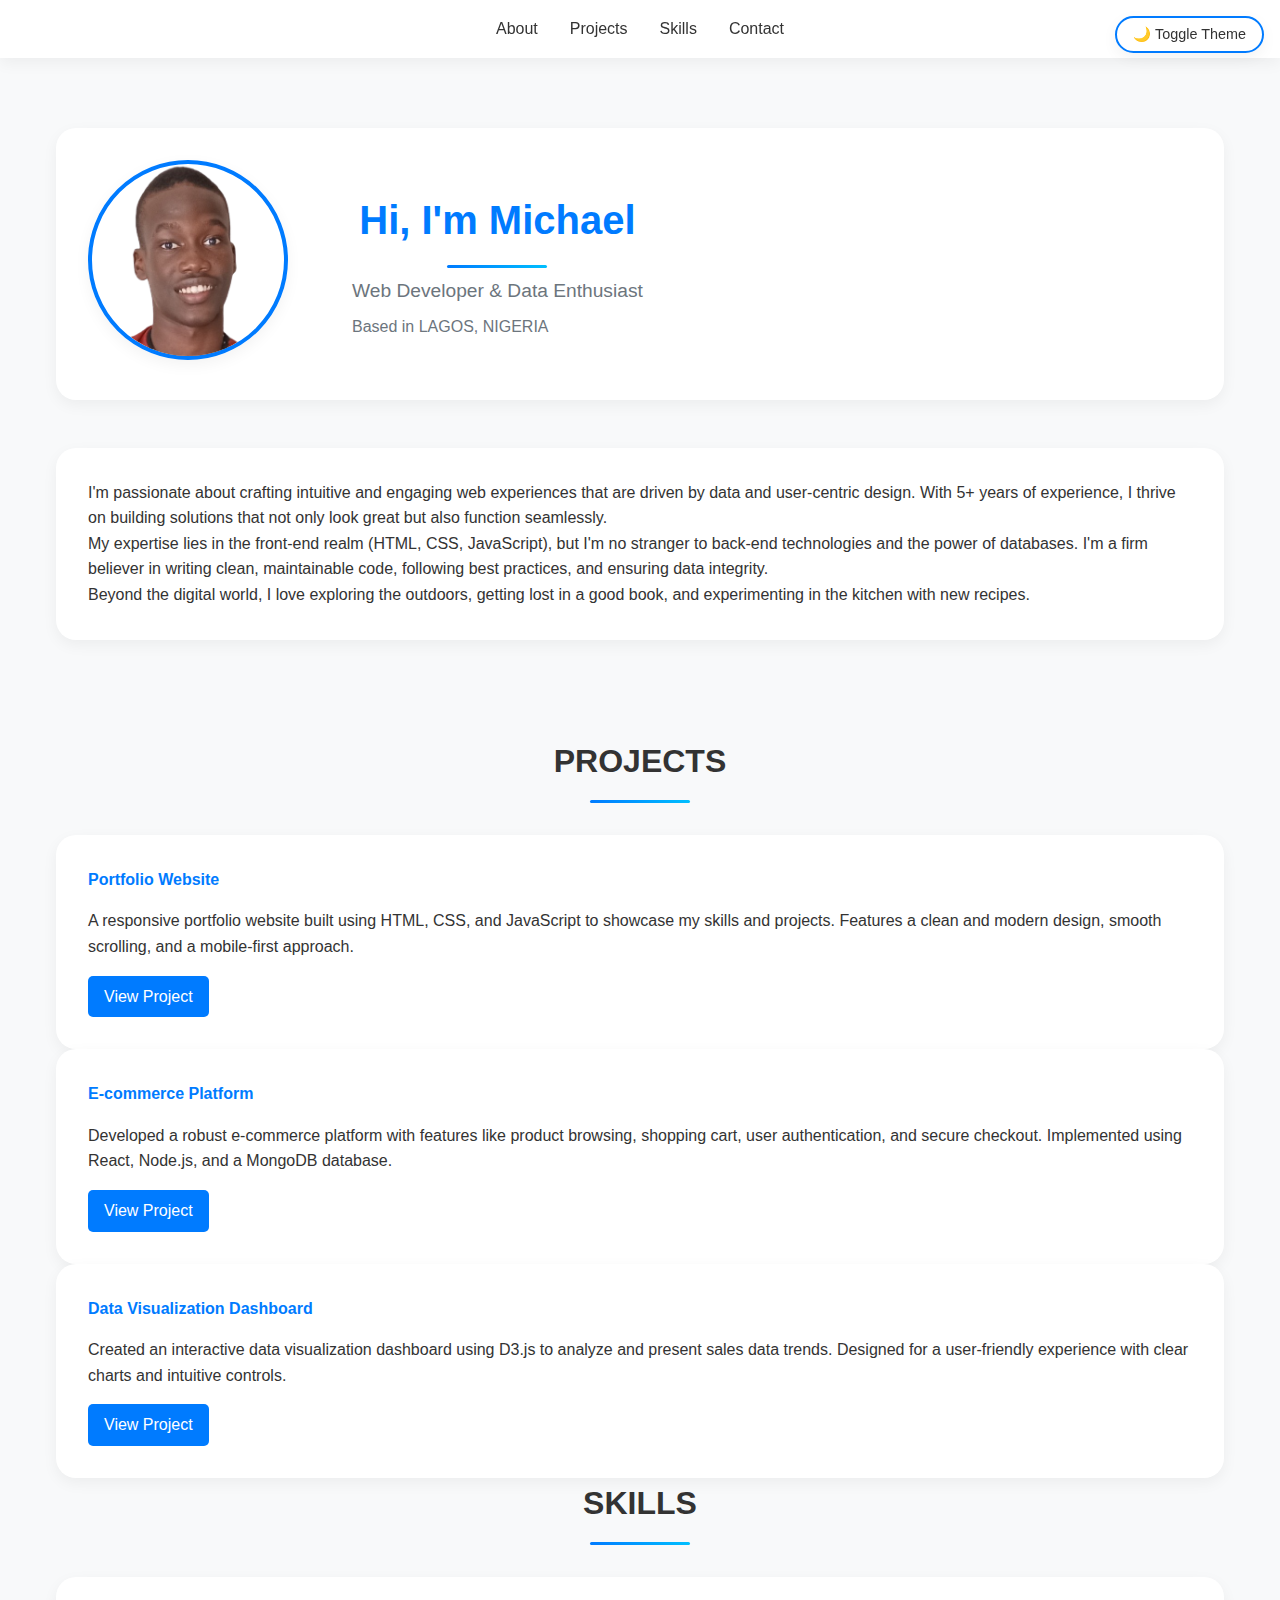
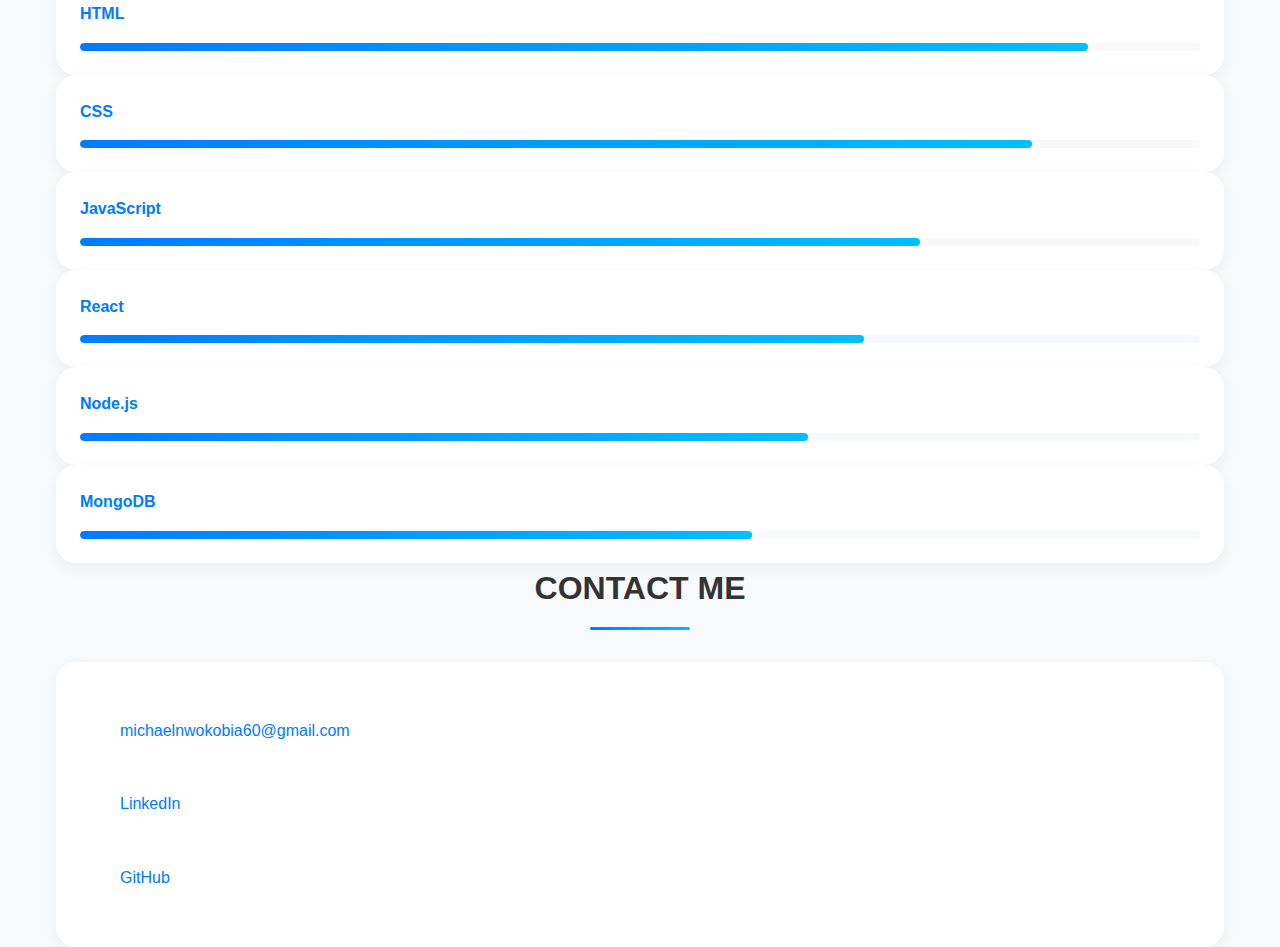
<file: index.html>
<!DOCTYPE html>
<html lang="en">
<head>
    <meta charset="UTF-8">
    <meta name="viewport" content="width=device-width, initial-scale=1.0">
    <title>Michael's Portfolio</title>
    <link rel="stylesheet" href="style.css">

</head>

<body>
    <button class="theme-toggle" onclick="toggleTheme()">🌙 Toggle Theme</button>
    <button class="mobile-nav-toggle" onclick="toggleNav()">☰</button>

    <nav class="navbar" id="navbar">
        <ul>
            <li><a href="#about" onclick="closeNav()">About</a></li>
            <li><a href="#projects" onclick="closeNav()">Projects</a></li>
            <li><a href="#skills" onclick="closeNav()">Skills</a></li>
            <li><a href="#contact" onclick="closeNav()">Contact</a></li>
        </ul>
    </nav>

    <div class="container">
        <div class="about-me" id="about">
            <div class="profile-section">
                <div class="profile-image">
                    <img src="images/20230108_133456-removebg-preview.png" alt="Michael's Profile">
                </div>
                <div class="profile-details">
                    <h3>Hi, I'm Michael</h3>
                    <p class="role">Web Developer & Data Enthusiast</p>
                    <p class="location">Based in LAGOS, NIGERIA</p>
                </div>
            </div>

            <div class="about-me-text">
                <p>I'm passionate about crafting intuitive and engaging web experiences that are driven by data and user-centric design. With 5+ years of experience, I thrive on building solutions that not only look great but also function seamlessly.</p>
                <p>My expertise lies in the front-end realm (HTML, CSS, JavaScript), but I'm no stranger to back-end technologies and the power of databases. I'm a firm believer in writing clean, maintainable code, following best practices, and ensuring data integrity.</p>
                <p>Beyond the digital world, I love exploring the outdoors, getting lost in a good book, and experimenting in the kitchen with new recipes.</p>
            </div>
        </div>

        <div id="projects">
            <h3>PROJECTS</h3>
            <div class="projects-section">
                <div class="project">
                    <h4>Portfolio Website</h4>
                    <p>A responsive portfolio website built using HTML, CSS, and JavaScript to showcase my skills and projects. Features a clean and modern design, smooth scrolling, and a mobile-first approach.</p>
                    <a href="#" class="project-link">View Project</a>
                </div>
                <div class="project">
                    <h4>E-commerce Platform</h4>
                    <p>Developed a robust e-commerce platform with features like product browsing, shopping cart, user authentication, and secure checkout. Implemented using React, Node.js, and a MongoDB database.</p>
                    <a href="#" class="project-link">View Project</a>
                </div>
                <div class="project">
                    <h4>Data Visualization Dashboard</h4>
                    <p>Created an interactive data visualization dashboard using D3.js to analyze and present sales data trends. Designed for a user-friendly experience with clear charts and intuitive controls.</p>
                    <a href="#" class="project-link">View Project</a>
                </div>
            </div>
        </div>

        <div id="skills">
            <h3>SKILLS</h3>
            <div class="skills-section">
                <div class="skill">
                    <h4>HTML</h4>
                    <div class="progress-bar">
                        <div class="progress" style="width: 90%"></div>
                    </div>
                </div>
                <div class="skill">
                    <h4>CSS</h4>
                    <div class="progress-bar">
                        <div class="progress" style="width: 85%"></div>
                    </div>
                </div>
                <div class="skill">
                    <h4>JavaScript</h4>
                    <div class="progress-bar">
                        <div class="progress" style="width: 75%"></div>
                    </div>
                </div>
                <div class="skill">
                    <h4>React</h4>
                    <div class="progress-bar">
                        <div class="progress" style="width: 70%"></div>
                    </div>
                </div>
                <div class="skill">
                    <h4>Node.js</h4>
                    <div class="progress-bar">
                        <div class="progress" style="width: 65%"></div>
                    </div>
                </div>
                <div class="skill">
                    <h4>MongoDB</h4>
                    <div class="progress-bar">
                        <div class="progress" style="width: 60%"></div>
                    </div>
                </div>
            </div>
        </div>

        <div id="contact">
            <h3>CONTACT ME</h3>
            <div class="contact-section">
                <p><a href="mailto:michaelnwokobia60@gmail.com">michaelnwokobia60@gmail.com</a></p>
                <p><a href="https://www.linkedin.com/in/michael-nwokobia-b2a937211/" target="_blank">LinkedIn</a></p>
                <p><a href="https://github.com/michael5565" target="_blank">GitHub</a></p>
            </div>
        </div>
    </div>
    <script>
        // Theme Toggle
        function toggleTheme() {
            const body = document.body;
            const currentTheme = body.getAttribute('data-theme');
            const toggleBtn = document.querySelector('.theme-toggle');
            
            if (currentTheme === 'dark') {
                body.removeAttribute('data-theme');
                toggleBtn.innerHTML = '🌙 Toggle Theme';
            } else {
                body.setAttribute('data-theme', 'dark');
                toggleBtn.innerHTML = '☀️ Toggle Theme';
            }
        }

        // Mobile Navigation
        function toggleNav() {
            const navbar = document.getElementById('navbar');
            navbar.classList.toggle('active');
        }

        function closeNav() {
            const navbar = document.getElementById('navbar');
            if (window.innerWidth <= 768) {
                navbar.classList.remove('active');
            }
        }

        // Close nav when clicking outside
        document.addEventListener('click', function(event) {
            const navbar = document.getElementById('navbar');
            const navToggle = document.querySelector('.mobile-nav-toggle');
            
            if (!navbar.contains(event.target) && !navToggle.contains(event.target)) {
                navbar.classList.remove('active');
            }
        });
    </script>
</body>
</html>
</file>
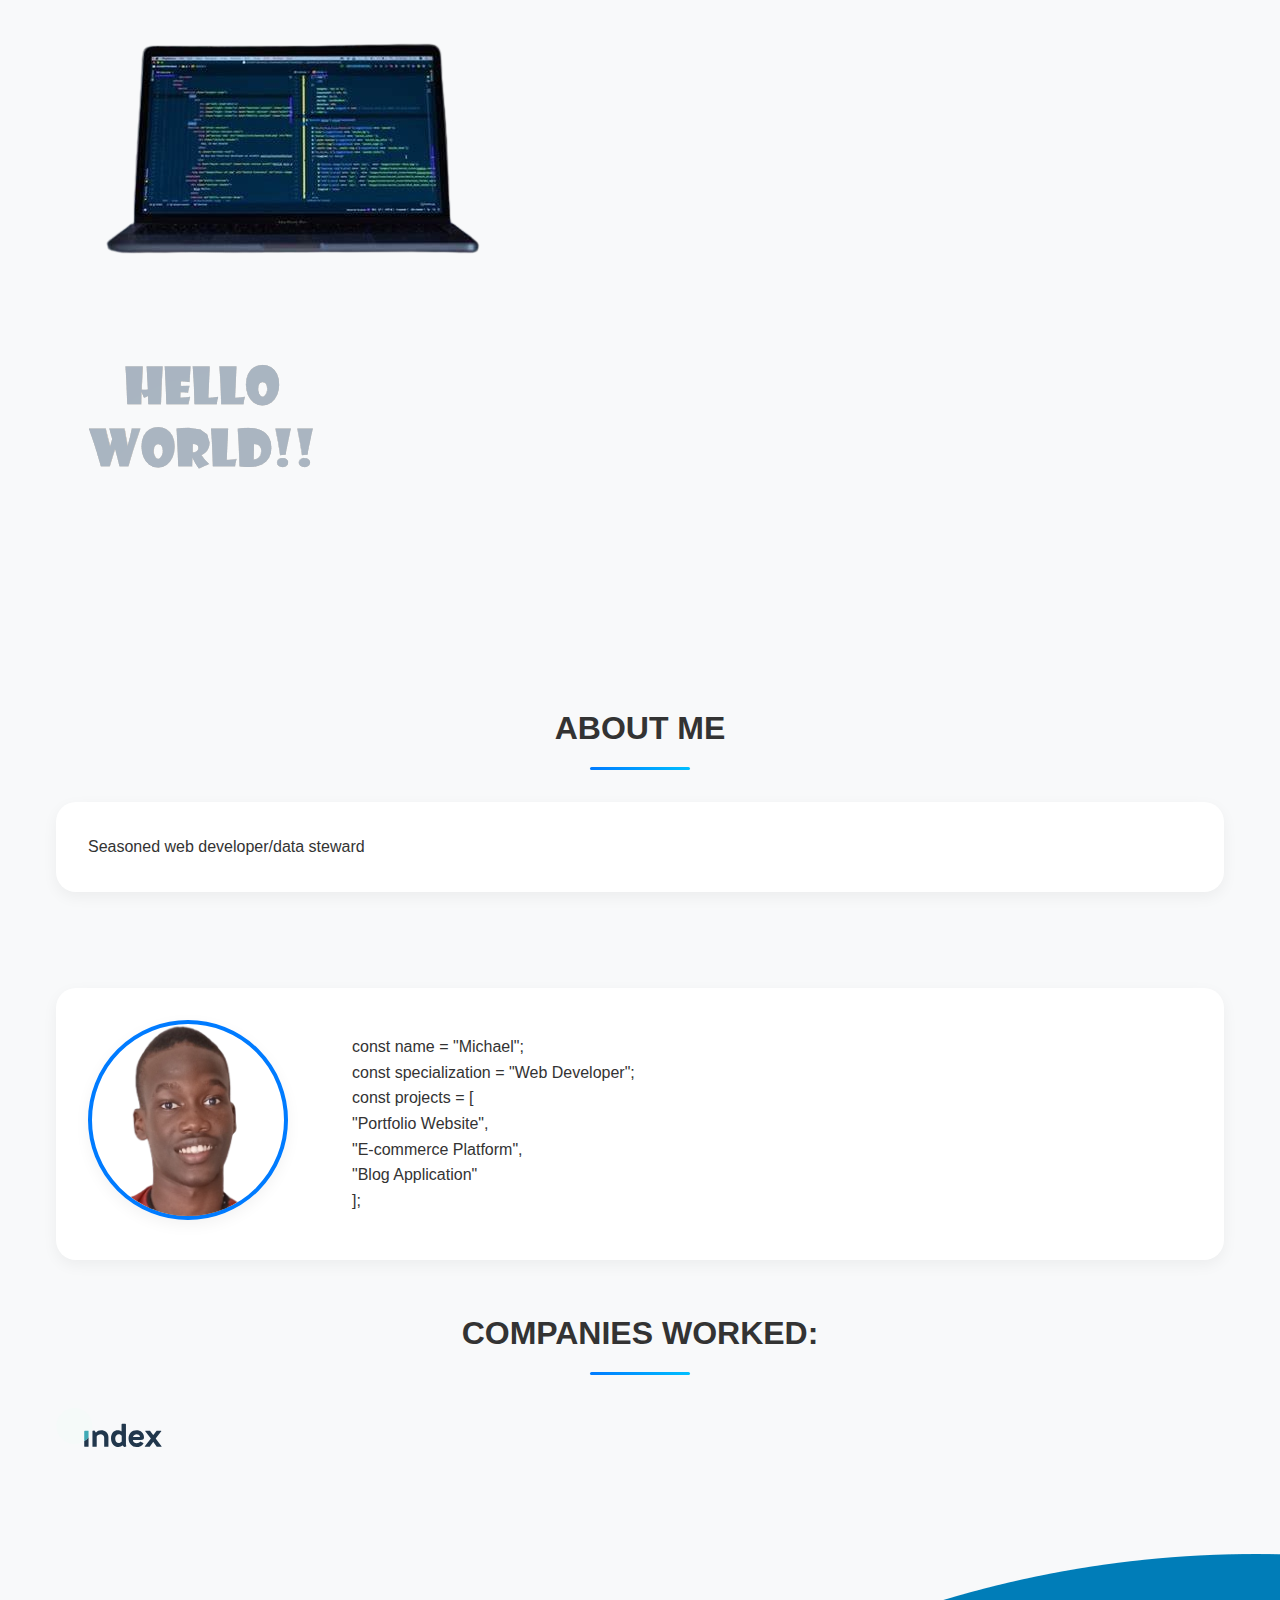
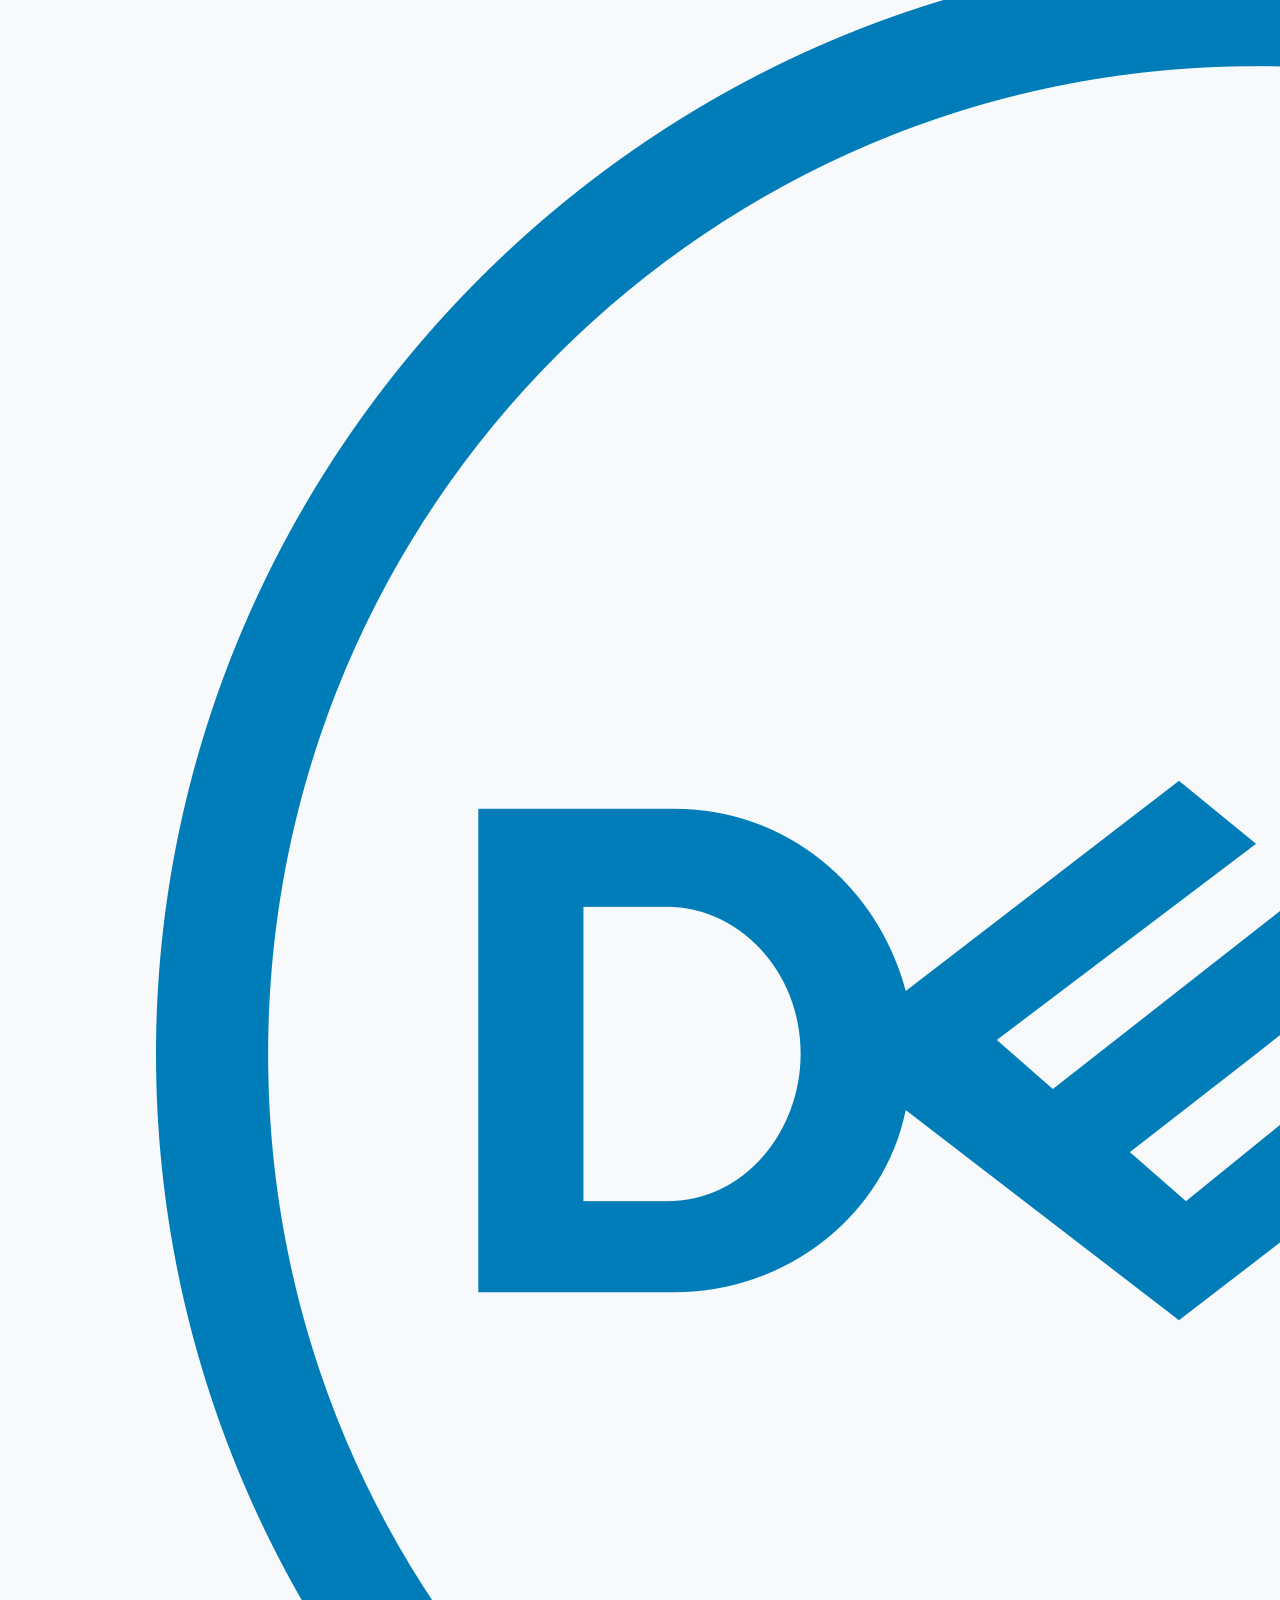
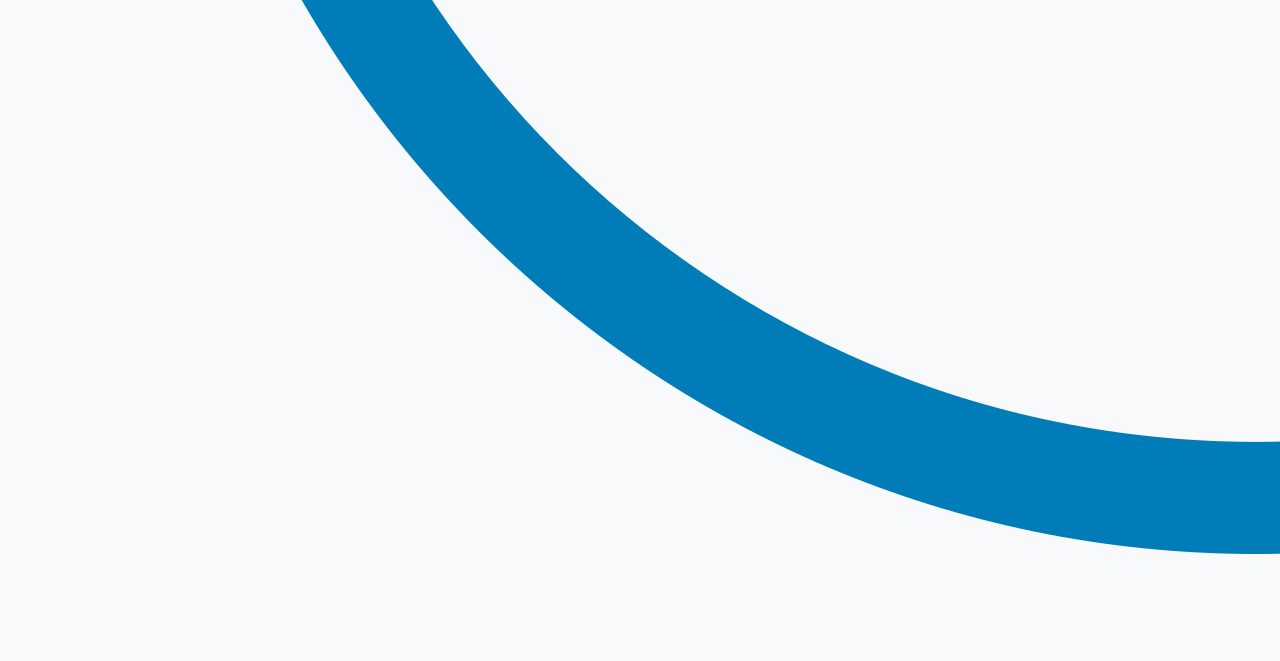
<file: new.html>
<!DOCTYPE html>
<html lang="en">

<head>
    <meta charset="UTF-8">
    <meta name="viewport" content="width=device-width, initial-scale=1.0">
    <title>Document</title>
    <link rel="stylesheet" href="style.css">
</head>

<body>
    <div class="container">

        <div class="laptop-image">
            <img src="images/laptop-removebg-preview.png" alt="Laptop">
        </div>
        <div class="hello-image">
            <img src="images/HELLO.png" alt="Hello">
        </div>
        <div class="about-me">
            <h3>ABOUT ME</h3>
            <p class="about-me-text">
                Seasoned web developer/data steward
            </p>
        </div>
        <div class="profile-section">
            <div class="profile-image">
                <img src="images/20230108_133456-removebg-preview.png" alt="Profile">
            </div>
            <div class="profile-details">
                <p>
                    <span class="keyword">const </span>
                    <span class="variable">name</span>
                    <span class="operator"> = </span>
                    <span class="string">"Michael"</span>;
                </p>

                <p>
                    <span class="keyword">const </span>
                    <span class="variable">specialization</span>
                    <span class="operator"> = </span>
                    <span class="string">"Web Developer"</span>;
                </p>

                <p>
                    <span class="keyword">const </span>
                    <span class="variable">projects</span>
                    <span class="operator"> = [</span><br>
                    <span class="string array-item">"Portfolio Website"</span>,<br>
                    <span class="string array-item">"E-commerce Platform"</span>,<br>
                    <span class="string array-item">"Blog Application"</span><br>
                    <span class="operator">];</span>
                </p>
            </div>
        </div>

        <h3>COMPANIES WORKED:</h3>
        <div class="company-logos">
            <a href="https://index.io"><img src="images/index_logo_orange.1bbef3f.svg" alt="Index.io" class="placeholder-logo"></a>
            <a href="https://dell.com"><img src="images/dell-logo-transparent.png" alt="Google" class="placeholder-logo"></a> 
        </div>
    </div>
</body>

</html>
</file>
<file: style.css>
/* CSS Variables for Theme Colors */
        :root {
            /* Light Theme */
            --bg-primary: #f8f9fa;
            --bg-secondary: #ffffff;
            --text-primary: #333333;
            --text-secondary: #6c757d;
            --accent: #007bff;
            --card-shadow: 0 5px 15px rgba(0, 0, 0, 0.05);
            --nav-bg: rgba(255, 255, 255, 0.95);
        }

        /* Dark Theme Colors */
        [data-theme="dark"] {
            --bg-primary: #1a1a1a;
            --bg-secondary: #2d2d2d;
            --text-primary: #ffffff;
            --text-secondary: #cccccc;
            --accent: #3d9cff;
            --card-shadow: 0 5px 15px rgba(0, 0, 0, 0.2);
            --nav-bg: rgba(29, 29, 29, 0.95);
        }

        /* Reset and base styles */
        * {
            margin: 0;
            padding: 0;
            box-sizing: border-box;
            transition: background-color 0.3s, color 0.3s;
        }

        body {
            font-family: 'Segoe UI', Tahoma, Geneva, Verdana, sans-serif;
            line-height: 1.6;
            color: var(--text-primary);
            background-color: var(--bg-primary);
        }

        /* Theme Toggle */
        .theme-toggle {
            position: fixed;
            top: 1rem;
            right: 1rem;
            z-index: 1001;
            background: var(--bg-secondary);
            border: 2px solid var(--accent);
            color: var(--text-primary);
            padding: 0.5rem 1rem;
            border-radius: 20px;
            cursor: pointer;
            font-size: 0.9rem;
            box-shadow: var(--card-shadow);
        }

        /* Mobile Navigation */
        .mobile-nav-toggle {
            display: none;
            position: fixed;
            top: 1rem;
            left: 1rem;
            z-index: 1001;
            background: none;
            border: none;
            color: var(--text-primary);
            font-size: 1.5rem;
            cursor: pointer;
        }

        /* Navbar */
        .navbar {
            background: var(--nav-bg);
            box-shadow: var(--card-shadow);
            position: fixed;
            width: 100%;
            top: 0;
            z-index: 1000;
            padding: 1rem;
        }

        .navbar ul {
            display: flex;
            justify-content: center;
            list-style: none;
            gap: 2rem;
        }

        .navbar a {
            text-decoration: none;
            color: var(--text-primary);
            font-weight: 500;
            position: relative;
            padding: 0.5rem 0;
        }

        .navbar a::after {
            content: '';
            position: absolute;
            left: 0;
            bottom: 0;
            width: 0;
            height: 2px;
            background-color: var(--accent);
            transition: width 0.3s ease;
        }

        .navbar a:hover::after {
            width: 100%;
        }

        /* Container */
        .container {
            max-width: 1200px;
            margin: 0 auto;
            padding: 0 1rem;
        }

        /* About Section */
        .about-me {
            padding: 8rem 0 4rem;
        }

        .profile-section {
            display: flex;
            align-items: center;
            gap: 4rem;
            margin-bottom: 3rem;
            background: var(--bg-secondary);
            padding: 2rem;
            border-radius: 20px;
            box-shadow: var(--card-shadow);
        }

        .profile-image img {
            width: 200px;
            height: 200px;
            border-radius: 50%;
            object-fit: cover;
            border: 4px solid var(--accent);
            box-shadow: var(--card-shadow);
        }

        .profile-details h3 {
            font-size: 2.5rem;
            color: var(--accent);
            margin-bottom: 0.5rem;
        }

        .role {
            font-size: 1.2rem;
            color: var(--text-secondary);
            margin-bottom: 0.5rem;
        }

        .location {
            color: var(--text-secondary);
        }

        .about-me-text {
            background: var(--bg-secondary);
            padding: 2rem;
            border-radius: 20px;
            box-shadow: var(--card-shadow);
            margin-bottom: 2rem;
        }

        /* Projects Section */
        .project {
            background: var(--bg-secondary);
            border-radius: 20px;
            padding: 2rem;
            box-shadow: var(--card-shadow);
            transition: transform 0.3s ease;
        }

        .project:hover {
            transform: translateY(-5px);
        }

        .project h4 {
            color: var(--accent);
            margin-bottom: 1rem;
        }

        .project-link {
            display: inline-block;
            margin-top: 1rem;
            padding: 0.5rem 1rem;
            background: var(--accent);
            color: #ffffff;
            text-decoration: none;
            border-radius: 5px;
            transition: background 0.3s ease;
        }

        .project-link:hover {
            opacity: 0.9;
        }

        /* Skills Section */
        .skill {
            background: var(--bg-secondary);
            padding: 1.5rem;
            border-radius: 20px;
            box-shadow: var(--card-shadow);
        }

        .skill h4 {
            color: var(--accent);
            margin-bottom: 1rem;
        }

        .progress-bar {
            background: var(--bg-primary);
            height: 8px;
            border-radius: 4px;
            overflow: hidden;
        }

        .progress {
            height: 100%;
            background: linear-gradient(90deg, var(--accent), #00bfff);
            border-radius: 4px;
            transition: width 1s ease;
        }

        /* Contact Section */
        .contact-section {
            background: var(--bg-secondary);
            padding: 2rem;
            border-radius: 20px;
            box-shadow: var(--card-shadow);
            margin-top: 2rem;
        }

        .contact-section a {
            display: inline-block;
            margin: 1rem;
            padding: 0.5rem 1rem;
            color: var(--accent);
            text-decoration: none;
            font-weight: 500;
            transition: color 0.3s ease;
        }

        .contact-section a:hover {
            opacity: 0.8;
        }

        /* Section Headers */
        h3 {
            text-align: center;
            font-size: 2rem;
            color: var(--text-primary);
            margin-bottom: 2rem;
            position: relative;
            padding-bottom: 1rem;
        }

        h3::after {
            content: '';
            position: absolute;
            left: 50%;
            bottom: 0;
            transform: translateX(-50%);
            width: 100px;
            height: 3px;
            background: linear-gradient(90deg, var(--accent), #00bfff);
            border-radius: 2px;
        }

        /* Enhanced Mobile Styles */
        @media (max-width: 768px) {
            .mobile-nav-toggle {
                display: block;
            }

            .navbar {
                transform: translateX(-100%);
                transition: transform 0.3s ease;
                height: 100vh;
                width: 80%;
                max-width: 300px;
                padding-top: 4rem;
            }

            .navbar.active {
                transform: translateX(0);
            }

            .navbar ul {
                flex-direction: column;
                align-items: center;
                gap: 2rem;
            }

            .navbar a {
                font-size: 1.2rem;
            }

            .profile-section {
                flex-direction: column;
                text-align: center;
                padding: 1.5rem;
                gap: 2rem;
            }

            .profile-image img {
                width: 150px;
                height: 150px;
            }

            .profile-details h3 {
                font-size: 2rem;
            }

            .about-me {
                padding: 5rem 0 2rem;
            }

            .about-me-text {
                padding: 1.5rem;
            }

            .projects-section {
                display: grid;
                grid-template-columns: 1fr;
                gap: 1.5rem;
            }

            .project {
                padding: 1.5rem;
            }

            .skills-section {
                grid-template-columns: 1fr;
                gap: 1.5rem;
            }

            .contact-section {
                padding: 1.5rem;
            }

            .contact-section a {
                display: block;
                margin: 1rem 0;
            }

            h3 {
                font-size: 1.75rem;
            }
</file>
